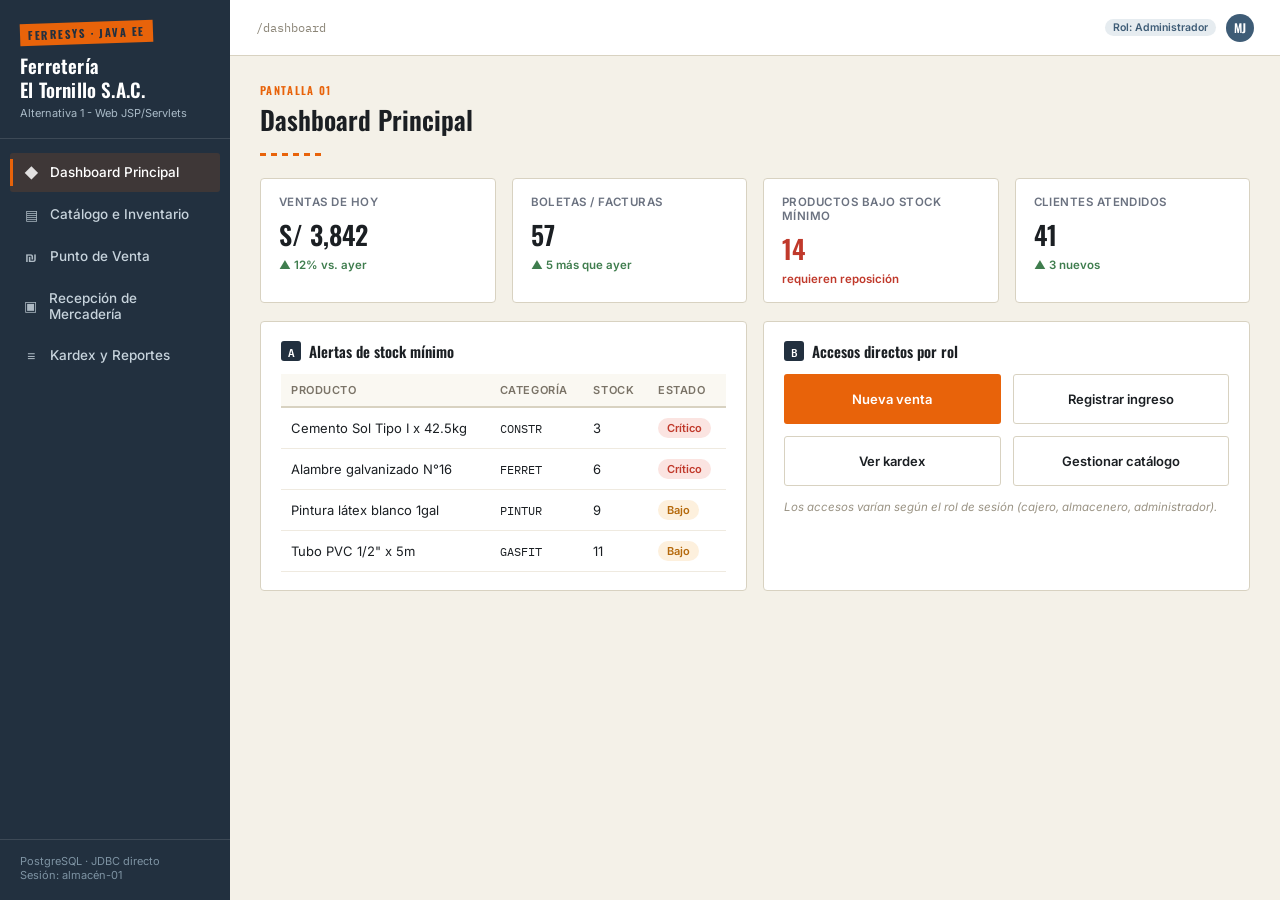
<file: index.html>
<!DOCTYPE html>
<html lang="es">
<head>
<meta charset="UTF-8">
<title>Alternativa 1 - Sistema Web JSP/Servlets | Ferretería</title>
<link rel="preconnect" href="https://fonts.googleapis.com">
<link href="https://fonts.googleapis.com/css2?family=Oswald:wght@500;600;700&family=Inter:wght@400;500;600;700&family=IBM+Plex+Mono:wght@500;600&display=swap" rel="stylesheet">
<link rel="stylesheet" href="styles.css">
</head>
<body>
<!-- .app es el contenedor padre general: organiza sidebar y main mediante Flexbox. -->
<div class="app">
  <!-- Sidebar: hijo de .app y contenedor Flexbox vertical para marca, navegación y pie. -->
  <aside class="sidebar">
    <!-- .brand es hijo de sidebar y agrupa la identidad visual de la aplicación. -->
    <div class="brand">
      <span class="stamp">FERRESYS · JAVA EE</span>
      <h1>Ferretería<br>El Tornillo S.A.C.</h1>
      <p>Alternativa 1 - Web JSP/Servlets</p>
    </div>
    <!-- nav es hijo de sidebar; sus enlaces conectan index.html con las páginas de Pages/. -->
    <nav>
      <a class="nav-item active" href="index.html"><span class="ic">◆</span> Dashboard Principal</a>
      <a class="nav-item" href="Pages/catalogo.html"><span class="ic">▤</span> Catálogo e Inventario</a>
      <a class="nav-item" href="Pages/ventas.html"><span class="ic">₪</span> Punto de Venta</a>
      <a class="nav-item" href="Pages/recepcion.html"><span class="ic">▣</span> Recepción de Mercadería</a>
      <a class="nav-item" href="Pages/kardex.html"><span class="ic">≡</span> Kardex y Reportes</a>
    </nav>
    <div class="nav-foot">PostgreSQL · JDBC directo<br>Sesión: almacén-01</div>
  </aside>

  <!-- Franja decorativa fija; es un hijo independiente de .app. -->
  <div class="hazard" style="position:fixed;"></div>

  <!-- .main es hijo de .app y usa Flexbox vertical para separar topbar y content. -->
  <main class="main">
    <!-- topbar es hijo de main y usa Flexbox horizontal para separar ruta y usuario. -->
    <div class="topbar">
      <span class="path" id="crumb">/dashboard</span>
      <!-- .user es hijo de topbar y usa Flexbox para alinear rol y avatar. -->
      <div class="user">
        <span class="role-pill">Rol: Administrador</span>
        <div class="avatar">MJ</div>
      </div>
    </div>

    <!-- content es hijo de main y contiene el contenido exclusivo del Dashboard. -->
    <div class="content">
      <!-- VIEW 1: DASHBOARD. Es hija de content y muestra indicadores y accesos. -->
      <section class="view active" id="view-1">
        <div class="page-head">
          <div class="eyebrow">Pantalla 01</div>
          <h2>Dashboard Principal</h2>
        </div>
        <div class="divider"></div>

        <!-- grid g4 usa CSS Grid, no Flexbox: sus cuatro KPI son hijos del contenedor. -->
        <div class="grid g4" style="margin-bottom:18px;">
          <div class="card kpi"><div class="lbl">Ventas de hoy</div><div class="val">S/ 3,842</div><div class="delta up">▲ 12% vs. ayer</div></div>
          <div class="card kpi"><div class="lbl">Boletas / facturas</div><div class="val">57</div><div class="delta up">▲ 5 más que ayer</div></div>
          <div class="card kpi"><div class="lbl">Productos bajo stock mínimo</div><div class="val" style="color:var(--red)">14</div><div class="delta down">requieren reposición</div></div>
          <div class="card kpi"><div class="lbl">Clientes atendidos</div><div class="val">41</div><div class="delta up">▲ 3 nuevos</div></div>
        </div>

        <!-- grid g2 usa CSS Grid para colocar dos tarjetas hermanas. -->
        <div class="grid g2">
          <div class="card">
            <div class="section-title"><span class="n">A</span> Alertas de stock mínimo</div>
            <table>
              <tr><th>Producto</th><th>Categoría</th><th>Stock</th><th>Estado</th></tr>
              <tr><td>Cemento Sol Tipo I x 42.5kg</td><td class="mono">CONSTR</td><td>3</td><td><span class="badge b-low">Crítico</span></td></tr>
              <tr><td>Alambre galvanizado N°16</td><td class="mono">FERRET</td><td>6</td><td><span class="badge b-low">Crítico</span></td></tr>
              <tr><td>Pintura látex blanco 1gal</td><td class="mono">PINTUR</td><td>9</td><td><span class="badge b-mid">Bajo</span></td></tr>
              <tr><td>Tubo PVC 1/2&quot; x 5m</td><td class="mono">GASFIT</td><td>11</td><td><span class="badge b-mid">Bajo</span></td></tr>
            </table>
          </div>
          <div class="card">
            <div class="section-title"><span class="n">B</span> Accesos directos por rol</div>
            <!-- Este grid también es CSS Grid; sus botones son hijos del contenedor. -->
            <div class="grid g2" style="gap:12px;">
              <button class="btn btn-primary" style="padding:16px;">Nueva venta</button>
              <button class="btn btn-ghost" style="padding:16px;">Registrar ingreso</button>
              <button class="btn btn-ghost" style="padding:16px;">Ver kardex</button>
              <button class="btn btn-ghost" style="padding:16px;">Gestionar catálogo</button>
            </div>
            <p class="stub-note">Los accesos varían según el rol de sesión (cajero, almacenero, administrador).</p>
          </div>
        </div>
      </section>

    </div>
  </main>
</div>
</body>
</html>
</file>
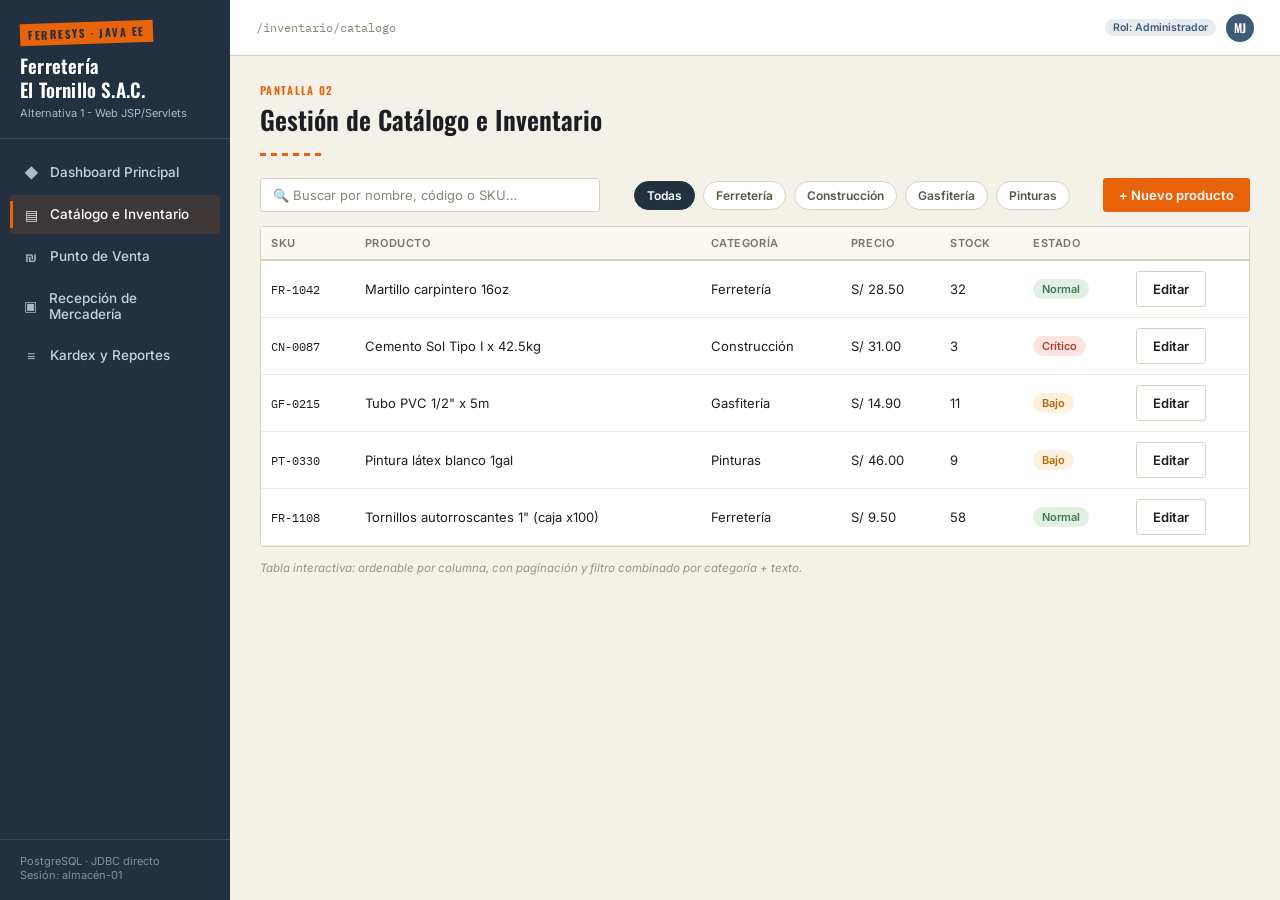
<file: Pages/catalogo.html>
<!DOCTYPE html>
<html lang="es">
<head>
<meta charset="UTF-8">
<title>Catálogo e Inventario | Ferretería El Tornillo</title>
<link rel="preconnect" href="https://fonts.googleapis.com">
<link href="https://fonts.googleapis.com/css2?family=Oswald:wght@500;600;700&family=Inter:wght@400;500;600;700&family=IBM+Plex+Mono:wght@500;600&display=swap" rel="stylesheet">
<link rel="stylesheet" href="../styles.css">
</head>
<body>
<!-- .app es el padre general y usa Flexbox para sidebar y main. -->
<div class="app">
  <!-- Sidebar hijo de .app; sus elementos se organizan verticalmente con Flexbox. -->
  <aside class="sidebar">
    <div class="brand"><span class="stamp">FERRESYS · JAVA EE</span><h1>Ferretería<br>El Tornillo S.A.C.</h1><p>Alternativa 1 - Web JSP/Servlets</p></div>
    <!-- Los enlaces son hijos de nav y conectan las páginas dentro de Pages/. -->
    <nav>
      <a class="nav-item" href="../index.html"><span class="ic">◆</span> Dashboard Principal</a>
      <a class="nav-item active" href="catalogo.html"><span class="ic">▤</span> Catálogo e Inventario</a>
      <a class="nav-item" href="ventas.html"><span class="ic">₪</span> Punto de Venta</a>
      <a class="nav-item" href="recepcion.html"><span class="ic">▣</span> Recepción de Mercadería</a>
      <a class="nav-item" href="kardex.html"><span class="ic">≡</span> Kardex y Reportes</a>
    </nav>
    <div class="nav-foot">PostgreSQL · JDBC directo<br>Sesión: almacén-01</div>
  </aside>
  <div class="hazard" style="position:fixed;"></div>
  <!-- main es hijo de .app y usa Flexbox vertical para topbar y content. -->
  <main class="main">
    <div class="topbar"><span class="path">/inventario/catalogo</span><div class="user"><span class="role-pill">Rol: Administrador</span><div class="avatar">MJ</div></div></div>
    <div class="content">
      <!-- Página de catálogo: toolbar Flexbox, tabla hija de su tarjeta. -->
      <section class="view active">
        <div class="page-head"><div class="eyebrow">Pantalla 02</div><h2>Gestión de Catálogo e Inventario</h2></div>
        <div class="divider"></div>
        <!-- toolbar usa Flexbox; buscador, filtros y botón son sus hijos. -->
        <div class="toolbar">
          <div class="search">🔍 Buscar por nombre, código o SKU…</div>
          <div style="display:flex;gap:8px;"><span class="chip on">Todas</span><span class="chip">Ferretería</span><span class="chip">Construcción</span><span class="chip">Gasfitería</span><span class="chip">Pinturas</span></div>
          <button class="btn btn-primary">+ Nuevo producto</button>
        </div>
        <div class="card" style="padding:0;"><table>
          <tr><th>SKU</th><th>Producto</th><th>Categoría</th><th>Precio</th><th>Stock</th><th>Estado</th><th></th></tr>
          <tr><td class="mono">FR-1042</td><td>Martillo carpintero 16oz</td><td>Ferretería</td><td>S/ 28.50</td><td>32</td><td><span class="badge b-ok">Normal</span></td><td><button class="btn btn-ghost">Editar</button></td></tr>
          <tr><td class="mono">CN-0087</td><td>Cemento Sol Tipo I x 42.5kg</td><td>Construcción</td><td>S/ 31.00</td><td>3</td><td><span class="badge b-low">Crítico</span></td><td><button class="btn btn-ghost">Editar</button></td></tr>
          <tr><td class="mono">GF-0215</td><td>Tubo PVC 1/2&quot; x 5m</td><td>Gasfitería</td><td>S/ 14.90</td><td>11</td><td><span class="badge b-mid">Bajo</span></td><td><button class="btn btn-ghost">Editar</button></td></tr>
          <tr><td class="mono">PT-0330</td><td>Pintura látex blanco 1gal</td><td>Pinturas</td><td>S/ 46.00</td><td>9</td><td><span class="badge b-mid">Bajo</span></td><td><button class="btn btn-ghost">Editar</button></td></tr>
          <tr><td class="mono">FR-1108</td><td>Tornillos autorroscantes 1&quot; (caja x100)</td><td>Ferretería</td><td>S/ 9.50</td><td>58</td><td><span class="badge b-ok">Normal</span></td><td><button class="btn btn-ghost">Editar</button></td></tr>
        </table></div>
        <p class="stub-note">Tabla interactiva: ordenable por columna, con paginación y filtro combinado por categoría + texto.</p>
      </section>
    </div>
  </main>
</div>
</body>
</html>
</file>
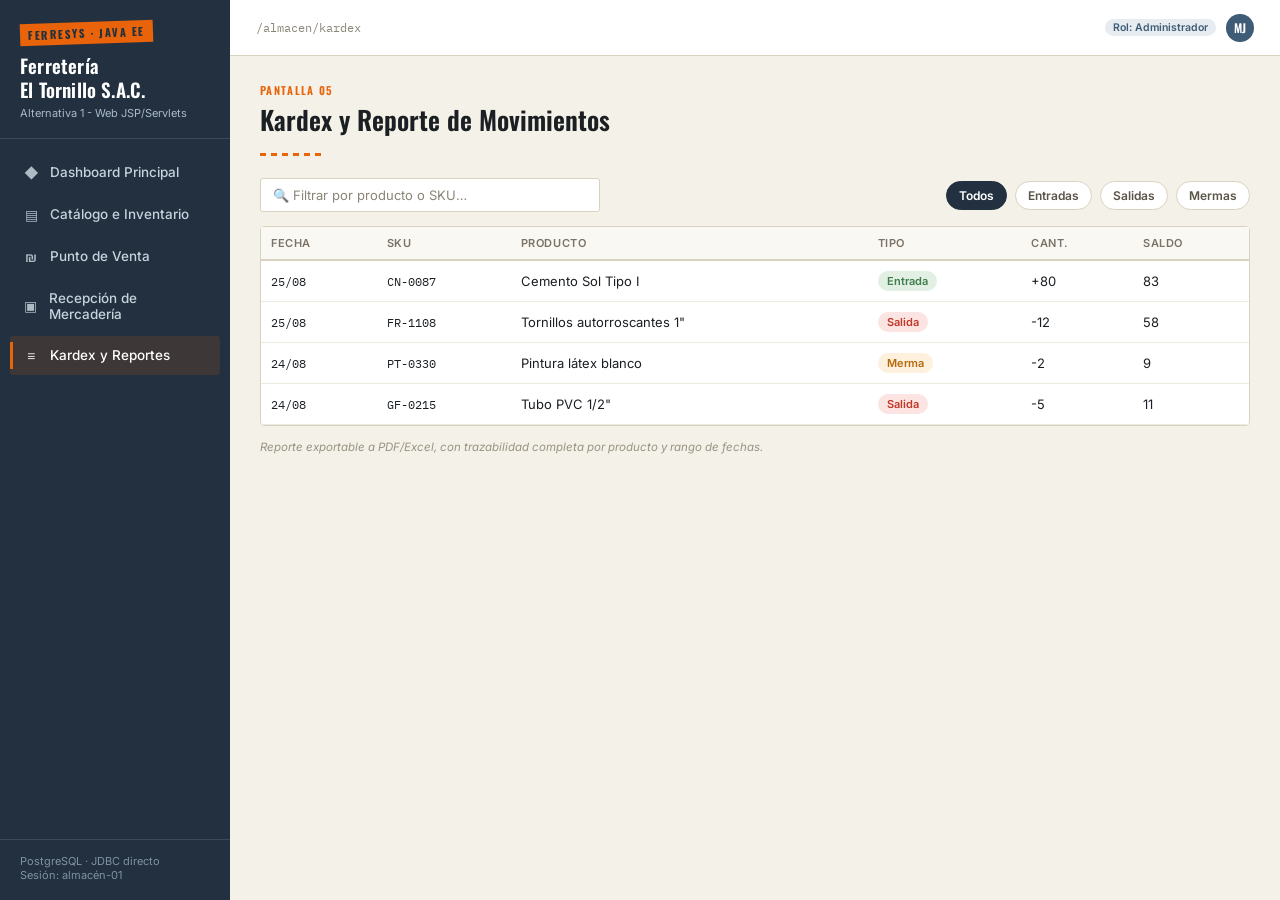
<file: Pages/kardex.html>
<!DOCTYPE html>
<html lang="es">
<head>
<meta charset="UTF-8">
<title>Kardex y Reportes | Ferretería El Tornillo</title>
<link rel="preconnect" href="https://fonts.googleapis.com">
<link href="https://fonts.googleapis.com/css2?family=Oswald:wght@500;600;700&family=Inter:wght@400;500;600;700&family=IBM+Plex+Mono:wght@500;600&display=swap" rel="stylesheet">
<link rel="stylesheet" href="../styles.css">
</head>
<body>
<!-- .app es el padre general y usa Flexbox para sidebar y main. -->
<div class="app">
  <!-- Sidebar hijo de .app; organiza marca, navegación y pie con Flexbox vertical. -->
  <aside class="sidebar">
    <div class="brand"><span class="stamp">FERRESYS · JAVA EE</span><h1>Ferretería<br>El Tornillo S.A.C.</h1><p>Alternativa 1 - Web JSP/Servlets</p></div>
    <!-- Los enlaces son hijos de nav y conectan las páginas dentro de Pages/. -->
    <nav>
      <a class="nav-item" href="../index.html"><span class="ic">◆</span> Dashboard Principal</a>
      <a class="nav-item" href="catalogo.html"><span class="ic">▤</span> Catálogo e Inventario</a>
      <a class="nav-item" href="ventas.html"><span class="ic">₪</span> Punto de Venta</a>
      <a class="nav-item" href="recepcion.html"><span class="ic">▣</span> Recepción de Mercadería</a>
      <a class="nav-item active" href="kardex.html"><span class="ic">≡</span> Kardex y Reportes</a>
    </nav>
    <div class="nav-foot">PostgreSQL · JDBC directo<br>Sesión: almacén-01</div>
  </aside>
  <div class="hazard" style="position:fixed;"></div>
  <!-- main es hijo de .app y usa Flexbox vertical para topbar y content. -->
  <main class="main">
    <div class="topbar"><span class="path">/almacen/kardex</span><div class="user"><span class="role-pill">Rol: Administrador</span><div class="avatar">MJ</div></div></div>
    <div class="content">
      <!-- Kardex: toolbar Flexbox y tabla hija de la tarjeta de resultados. -->
      <section class="view active">
        <div class="page-head"><div class="eyebrow">Pantalla 05</div><h2>Kardex y Reporte de Movimientos</h2></div>
        <div class="divider"></div>
        <div class="toolbar">
          <div class="search">🔍 Filtrar por producto o SKU…</div>
          <!-- Este grupo hijo usa Flexbox para mostrar los filtros en línea. -->
          <div style="display:flex;gap:8px;"><span class="chip on">Todos</span><span class="chip">Entradas</span><span class="chip">Salidas</span><span class="chip">Mermas</span></div>
        </div>
        <div class="card" style="padding:0;"><table>
          <tr><th>Fecha</th><th>SKU</th><th>Producto</th><th>Tipo</th><th>Cant.</th><th>Saldo</th></tr>
          <tr><td class="mono">25/08</td><td class="mono">CN-0087</td><td>Cemento Sol Tipo I</td><td><span class="badge b-ok">Entrada</span></td><td>+80</td><td>83</td></tr>
          <tr><td class="mono">25/08</td><td class="mono">FR-1108</td><td>Tornillos autorroscantes 1&quot;</td><td><span class="badge b-low">Salida</span></td><td>-12</td><td>58</td></tr>
          <tr><td class="mono">24/08</td><td class="mono">PT-0330</td><td>Pintura látex blanco</td><td><span class="badge b-mid">Merma</span></td><td>-2</td><td>9</td></tr>
          <tr><td class="mono">24/08</td><td class="mono">GF-0215</td><td>Tubo PVC 1/2&quot;</td><td><span class="badge b-low">Salida</span></td><td>-5</td><td>11</td></tr>
        </table></div>
        <p class="stub-note">Reporte exportable a PDF/Excel, con trazabilidad completa por producto y rango de fechas.</p>
      </section>
    </div>
  </main>
</div>
</body>
</html>
</file>
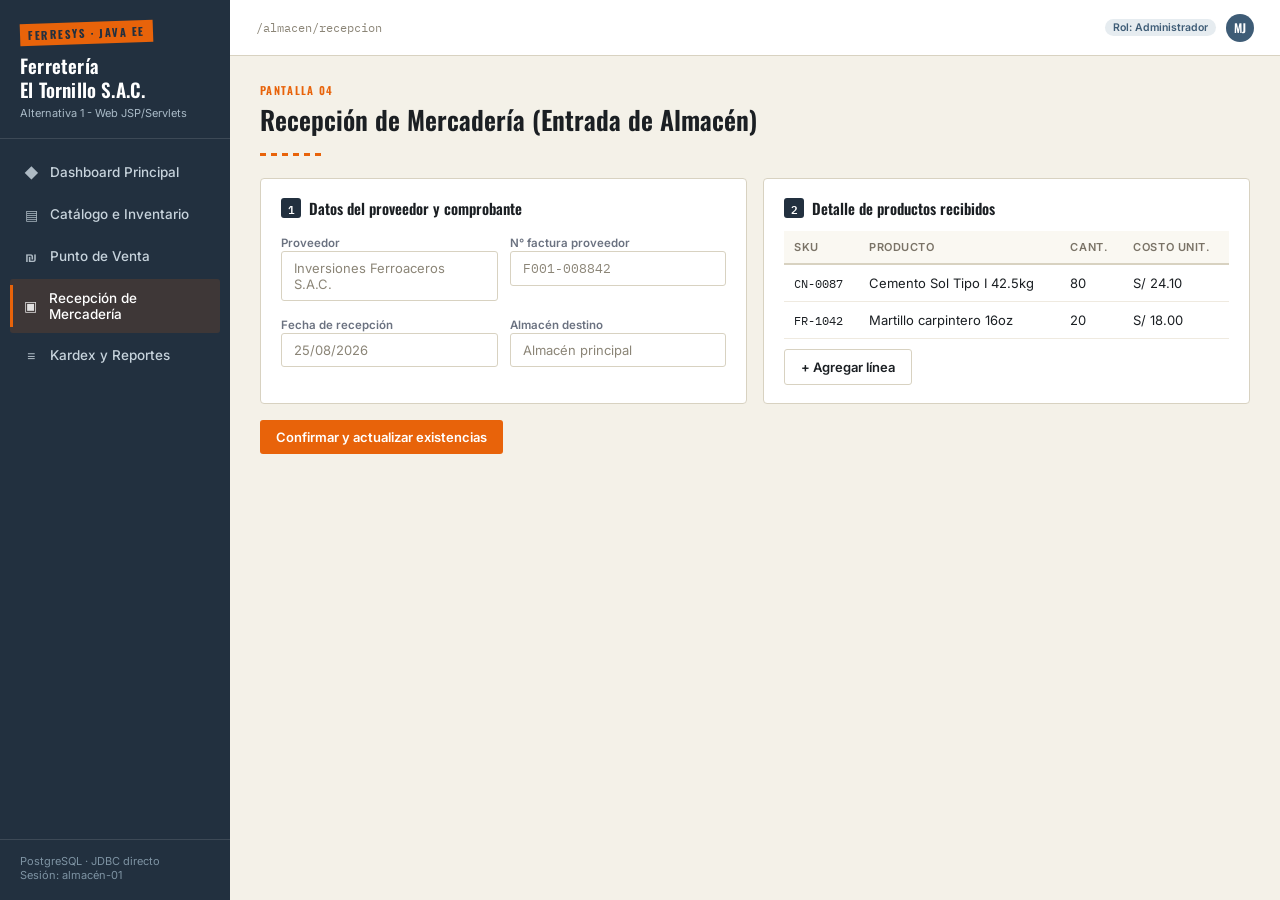
<file: Pages/recepcion.html>
<!DOCTYPE html>
<html lang="es">
<head>
<meta charset="UTF-8">
<title>Recepción de Mercadería | Ferretería El Tornillo</title>
<link rel="preconnect" href="https://fonts.googleapis.com">
<link href="https://fonts.googleapis.com/css2?family=Oswald:wght@500;600;700&family=Inter:wght@400;500;600;700&family=IBM+Plex+Mono:wght@500;600&display=swap" rel="stylesheet">
<link rel="stylesheet" href="../styles.css">
</head>
<body>
<!-- .app es el padre general y usa Flexbox para sidebar y main. -->
<div class="app">
  <!-- Sidebar hijo de .app; sus elementos se organizan verticalmente con Flexbox. -->
  <aside class="sidebar">
    <div class="brand"><span class="stamp">FERRESYS · JAVA EE</span><h1>Ferretería<br>El Tornillo S.A.C.</h1><p>Alternativa 1 - Web JSP/Servlets</p></div>
    <!-- Los enlaces son hijos de nav y conectan los módulos dentro de Pages/. -->
    <nav>
      <a class="nav-item" href="../index.html"><span class="ic">◆</span> Dashboard Principal</a>
      <a class="nav-item" href="catalogo.html"><span class="ic">▤</span> Catálogo e Inventario</a>
      <a class="nav-item" href="ventas.html"><span class="ic">₪</span> Punto de Venta</a>
      <a class="nav-item active" href="recepcion.html"><span class="ic">▣</span> Recepción de Mercadería</a>
      <a class="nav-item" href="kardex.html"><span class="ic">≡</span> Kardex y Reportes</a>
    </nav>
    <div class="nav-foot">PostgreSQL · JDBC directo<br>Sesión: almacén-01</div>
  </aside>
  <div class="hazard" style="position:fixed;"></div>
  <!-- main es hijo de .app y usa Flexbox vertical para topbar y content. -->
  <main class="main">
    <div class="topbar"><span class="path">/almacen/recepcion</span><div class="user"><span class="role-pill">Rol: Administrador</span><div class="avatar">MJ</div></div></div>
    <div class="content">
      <!-- Recepción: este grid usa CSS Grid para sus dos tarjetas hijas. -->
      <section class="view active">
        <div class="page-head"><div class="eyebrow">Pantalla 04</div><h2>Recepción de Mercadería (Entrada de Almacén)</h2></div>
        <div class="divider"></div>
        <div class="grid g2">
          <div class="card">
            <div class="section-title"><span class="n">1</span> Datos del proveedor y comprobante</div>
            <!-- grid interno usa CSS Grid; cada div de datos es un hijo. -->
            <div class="grid g2" style="gap:12px;">
              <div><label style="font-size:11.5px;font-weight:600;color:#6B7280;">Proveedor</label><div class="search" style="max-width:none;">Inversiones Ferroaceros S.A.C.</div></div>
              <div><label style="font-size:11.5px;font-weight:600;color:#6B7280;">N° factura proveedor</label><div class="search mono" style="max-width:none;">F001-008842</div></div>
              <div><label style="font-size:11.5px;font-weight:600;color:#6B7280;">Fecha de recepción</label><div class="search" style="max-width:none;">25/08/2026</div></div>
              <div><label style="font-size:11.5px;font-weight:600;color:#6B7280;">Almacén destino</label><div class="search" style="max-width:none;">Almacén principal</div></div>
            </div>
          </div>
          <div class="card">
            <div class="section-title"><span class="n">2</span> Detalle de productos recibidos</div>
            <table><tr><th>SKU</th><th>Producto</th><th>Cant.</th><th>Costo unit.</th></tr>
              <tr><td class="mono">CN-0087</td><td>Cemento Sol Tipo I 42.5kg</td><td>80</td><td>S/ 24.10</td></tr>
              <tr><td class="mono">FR-1042</td><td>Martillo carpintero 16oz</td><td>20</td><td>S/ 18.00</td></tr>
            </table>
            <button class="btn btn-ghost" style="margin-top:10px;">+ Agregar línea</button>
          </div>
        </div>
        <button class="btn btn-primary" style="margin-top:16px;">Confirmar y actualizar existencias</button>
      </section>
    </div>
  </main>
</div>
</body>
</html>
</file>
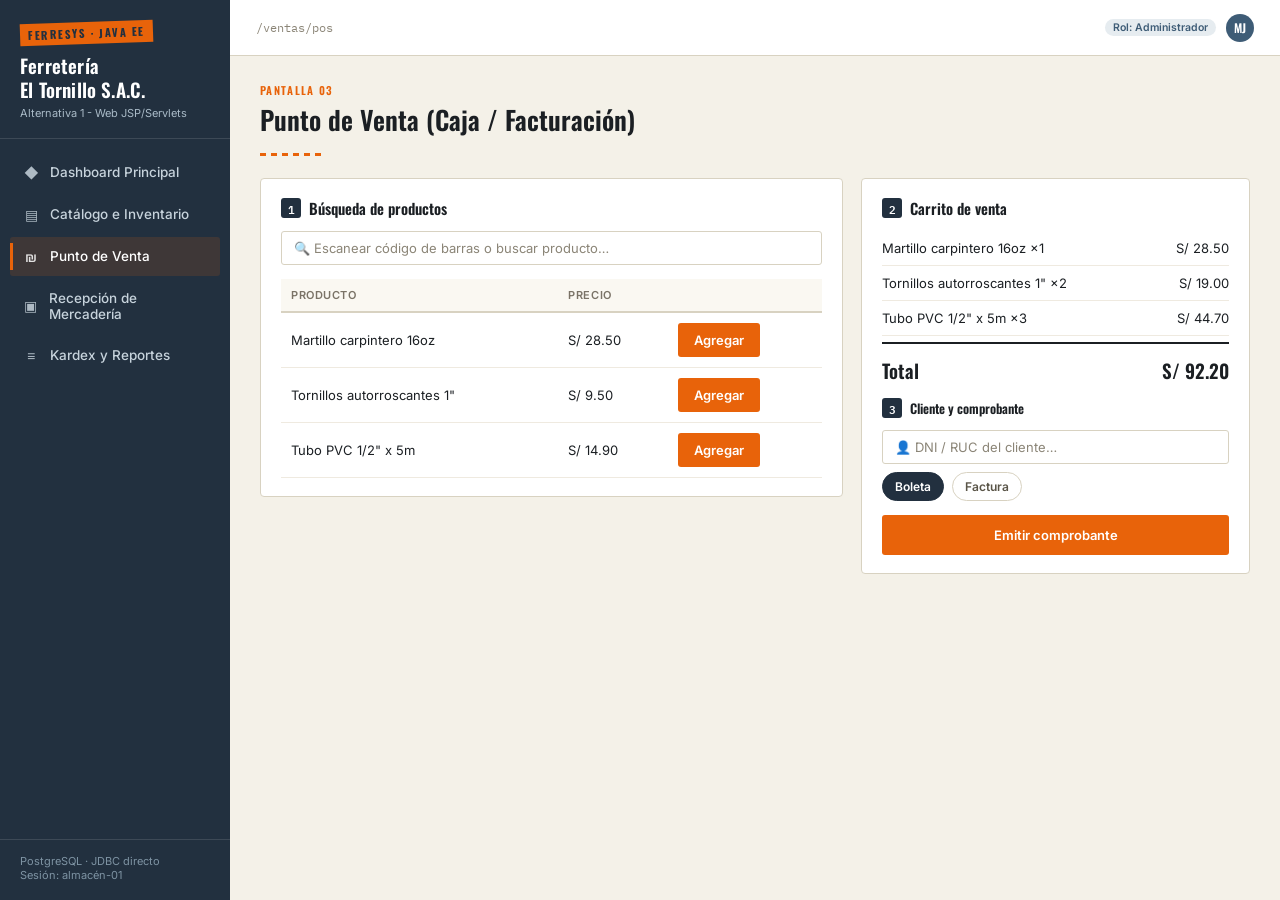
<file: Pages/ventas.html>
<!DOCTYPE html>
<html lang="es">
<head>
<meta charset="UTF-8">
<title>Punto de Venta | Ferretería El Tornillo</title>
<link rel="preconnect" href="https://fonts.googleapis.com">
<link href="https://fonts.googleapis.com/css2?family=Oswald:wght@500;600;700&family=Inter:wght@400;500;600;700&family=IBM+Plex+Mono:wght@500;600&display=swap" rel="stylesheet">
<link rel="stylesheet" href="../styles.css">
</head>
<body>
<!-- .app es el padre general y usa Flexbox para sidebar y main. -->
<div class="app">
  <!-- Sidebar hijo de .app; organiza sus hijos verticalmente con Flexbox. -->
  <aside class="sidebar">
    <div class="brand"><span class="stamp">FERRESYS · JAVA EE</span><h1>Ferretería<br>El Tornillo S.A.C.</h1><p>Alternativa 1 - Web JSP/Servlets</p></div>
    <!-- nav contiene enlaces hijos hacia cada módulo dentro de Pages/. -->
    <nav>
      <a class="nav-item" href="../index.html"><span class="ic">◆</span> Dashboard Principal</a>
      <a class="nav-item" href="catalogo.html"><span class="ic">▤</span> Catálogo e Inventario</a>
      <a class="nav-item active" href="ventas.html"><span class="ic">₪</span> Punto de Venta</a>
      <a class="nav-item" href="recepcion.html"><span class="ic">▣</span> Recepción de Mercadería</a>
      <a class="nav-item" href="kardex.html"><span class="ic">≡</span> Kardex y Reportes</a>
    </nav>
    <div class="nav-foot">PostgreSQL · JDBC directo<br>Sesión: almacén-01</div>
  </aside>
  <div class="hazard" style="position:fixed;"></div>
  <!-- main es hijo de .app y usa Flexbox vertical. -->
  <main class="main">
    <div class="topbar"><span class="path">/ventas/pos</span><div class="user"><span class="role-pill">Rol: Administrador</span><div class="avatar">MJ</div></div></div>
    <div class="content">
      <!-- Punto de venta: pos-layout usa CSS Grid para sus dos tarjetas hijas. -->
      <section class="view active">
        <div class="page-head"><div class="eyebrow">Pantalla 03</div><h2>Punto de Venta (Caja / Facturación)</h2></div>
        <div class="divider"></div>
        <div class="pos-layout">
          <div class="card">
            <div class="section-title"><span class="n">1</span> Búsqueda de productos</div>
            <div class="search" style="max-width:none;margin-bottom:14px;">🔍 Escanear código de barras o buscar producto…</div>
            <table><tr><th>Producto</th><th>Precio</th><th></th></tr>
              <tr><td>Martillo carpintero 16oz</td><td>S/ 28.50</td><td><button class="btn btn-primary">Agregar</button></td></tr>
              <tr><td>Tornillos autorroscantes 1&quot;</td><td>S/ 9.50</td><td><button class="btn btn-primary">Agregar</button></td></tr>
              <tr><td>Tubo PVC 1/2&quot; x 5m</td><td>S/ 14.90</td><td><button class="btn btn-primary">Agregar</button></td></tr>
            </table>
          </div>
          <div class="card">
            <div class="section-title"><span class="n">2</span> Carrito de venta</div>
            <div class="cart-row"><span>Martillo carpintero 16oz ×1</span><span>S/ 28.50</span></div>
            <div class="cart-row"><span>Tornillos autorroscantes 1&quot; ×2</span><span>S/ 19.00</span></div>
            <div class="cart-row"><span>Tubo PVC 1/2&quot; x 5m ×3</span><span>S/ 44.70</span></div>
            <div class="cart-total"><span>Total</span><span>S/ 92.20</span></div>
            <div style="margin-top:14px;">
              <div class="section-title" style="font-size:13px;"><span class="n">3</span> Cliente y comprobante</div>
              <div class="search" style="max-width:none;margin-bottom:8px;">👤 DNI / RUC del cliente…</div>
              <!-- Los chips son hijos de este contenedor Flexbox. -->
              <div style="display:flex;gap:8px;"><span class="chip on">Boleta</span><span class="chip">Factura</span></div>
              <button class="btn btn-primary" style="width:100%;margin-top:14px;padding:12px;">Emitir comprobante</button>
            </div>
          </div>
        </div>
      </section>
    </div>
  </main>
</div>
</body>
</html>
</file>
<file: styles.css>
/* Variables globales de colores reutilizadas en todo el proyecto. */
:root {
  --ink:#1B1F23;
  --steel:#3E5C76;
  --steel-deep:#22303F;
  --orange:#E8630A;
  --orange-deep:#C4530A;
  --sand:#F4F1E8;
  --sand-deep:#EAE3D2;
  --line:#D8D2C1;
  --green:#3F7D4E;
  --red:#C0392B;
  --white:#FFFFFF;
}
/* Incluye padding y border dentro del ancho y alto de cada elemento. */
* {
  box-sizing: border-box;
}

/* Estilos base de la página. */
body {
  margin: 0;
  font-family: 'Inter', sans-serif;
  background: var(--sand-deep);
  color: var(--ink);
  overflow-x: hidden;
}
/* Contenedor principal: Flexbox coloca la barra lateral junto al contenido. */
.app {
  display: flex;
  width: min(1280px, 100%);
  margin: 0 auto;
  min-height: 100vh;
  background: var(--sand);
  box-shadow: 0 0 0 1px var(--line);
}
/* Barra lateral: Flexbox vertical apila marca, navegación y pie. */
.sidebar {
  width: 230px;
  flex-shrink: 0;
  background: var(--steel-deep);
  color: var(--white);
  display: flex;
  flex-direction: column;
}
/* Cabecera de la barra lateral con el nombre de la ferretería. */
.brand {
  padding: 22px 20px 18px;
  border-bottom: 1px solid rgba(255, 255, 255, .12);
}
/* Etiqueta decorativa de la marca. */
.brand .stamp {
  display: inline-block;
  font-family: 'Oswald', sans-serif;
  font-weight: 700;
  font-size: 11px;
  letter-spacing: .14em;
  color: var(--steel-deep);
  background: var(--orange);
  padding: 3px 8px;
  transform: rotate(-2deg);
  margin-bottom: 10px;
}
/* Nombre principal de la aplicación. */
.brand h1 {
  font-family: 'Oswald', sans-serif;
  font-size: 19px;
  font-weight: 600;
  margin: 0;
  letter-spacing: .01em;
  line-height: 1.25;
}
/* Texto secundario debajo del nombre. */
.brand p {
  margin: 4px 0 0;
  font-size: 11px;
  color: #A9BAC7;
}
/* La navegación ocupa el espacio disponible dentro de la sidebar. */
nav {
  padding: 14px 10px;
  flex: 1;
}

/* Enlaces del menú: Flexbox alinea icono y texto horizontalmente. */
.nav-item {
  display: flex;
  align-items: center;
  gap: 10px;
  width: 100%;
  text-align: left;
  background: none;
  border: none;
  color: #C7D3DC;
  text-decoration: none;
  font-family: 'Inter', sans-serif;
  font-size: 13.5px;
  font-weight: 500;
  padding: 11px 12px;
  border-radius: 3px;
  cursor: pointer;
  margin-bottom: 3px;
  position: relative;
}
/* Iconos del menú con un ancho fijo para alinear todos los textos. */
.nav-item .ic {
  width: 18px;
  text-align: center;
  font-size: 14px;
  opacity: .85;
}
/* Estados visuales de los enlaces del menú. */
.nav-item:hover {
  background: rgba(255, 255, 255, .06);
  color: var(--white);
}

.nav-item.active {
  background: rgba(232, 99, 10, .14);
  color: var(--white);
}
/* Línea naranja que identifica la página activa. */
.nav-item.active::before {
  content: "";
  position: absolute;
  left: 0;
  top: 6px;
  bottom: 6px;
  width: 3px;
  background: var(--orange);
}
/* Información inferior de la sesión y la base de datos. */
.nav-foot {
  padding: 14px 20px 18px;
  border-top: 1px solid rgba(255, 255, 255, .12);
  font-size: 11px;
  color: #7E93A3;
}
/* Franja decorativa con patrón de advertencia. */
.hazard {
  height: 5px;
  background: repeating-linear-gradient(135deg, var(--orange) 0 10px, var(--steel-deep) 10px 20px);
}
/* Área principal: Flexbox vertical separa barra superior y contenido. */
.main {
  flex: 1;
  display: flex;
  flex-direction: column;
  min-width: 0;
}

/* Barra superior: Flexbox separa la ruta del usuario. */
.topbar{
  height:56px;
  background:var(--white);
  border-bottom:1px solid var(--line);
  display:flex;
  align-items:center;
  justify-content:space-between;
  padding:0 26px;
  flex-shrink:0;
}
/* Ruta actual mostrada en la parte izquierda. */
.topbar .path {
  font-family: 'IBM Plex Mono', monospace;
  font-size: 12px;
  color: #8B8577;
}
/* Datos del usuario alineados en una fila. */
.topbar .user {
  display: flex;
  align-items: center;
  gap: 10px;
  font-size: 13px;
  font-weight: 500;
}
/* Avatar circular del usuario. */
.avatar {
  width: 28px;
  height: 28px;
  border-radius: 50%;
  background: var(--steel);
  color: #fff;
  display: flex;
  align-items: center;
  justify-content: center;
  font-family: 'Oswald', sans-serif;
  font-size: 12px;
  font-weight: 600;
}
/* Etiqueta que muestra el rol de la sesión. */
.role-pill {
  font-size: 10.5px;
  font-weight: 600;
  color: var(--steel);
  background: #E6ECF0;
  padding: 2px 8px;
  border-radius: 20px;
}
/* Área donde se muestra el contenido de cada módulo. */
.content {
  padding: 26px 30px 40px;
  overflow-y: auto;
  flex: 1;
  min-width: 0;
}
/* Encabezado reutilizable de cada página. */
.page-head {
  margin-bottom: 6px;
}

.eyebrow {
  font-family: 'Oswald', sans-serif;
  font-size: 11px;
  font-weight: 600;
  letter-spacing: .12em;
  color: var(--orange);
  text-transform: uppercase;
}

.page-head h2 {
  font-family: 'Oswald', sans-serif;
  font-size: 26px;
  font-weight: 600;
  margin: 2px 0 14px;
  color: var(--ink);
}

.divider {
  height: 3px;
  width: 64px;
  background: repeating-linear-gradient(90deg, var(--orange) 0 6px, transparent 6px 11px);
  margin-bottom: 22px;
}
/* Compatibilidad con la estructura anterior basada en vistas. */
.view {
  display: none;
}

.view.active {
  display: block;
}
/* Tarjeta blanca para agrupar información relacionada. */
.card {
  background: var(--white);
  border: 1px solid var(--line);
  border-radius: 4px;
  padding: 18px 20px;
}
/* Rejillas generales: usan CSS Grid para organizar elementos en columnas. */
.grid {
  display: grid;
  gap: 16px;
}

.g4 {
  grid-template-columns: repeat(4, 1fr);
}

.g3 {
  grid-template-columns: repeat(3, 1fr);
}

.g2 {
  grid-template-columns: 1fr 1fr;
}
/* Tarjetas de indicadores del Dashboard. */
.kpi {
  padding: 16px 18px;
}

.kpi .lbl {
  font-size: 11.5px;
  color: #6B7280;
  font-weight: 600;
  text-transform: uppercase;
  letter-spacing: .04em;
}

.kpi .val {
  font-family: 'Oswald', sans-serif;
  font-size: 26px;
  font-weight: 600;
  margin-top: 6px;
}

.kpi .delta {
  font-size: 11.5px;
  margin-top: 4px;
  font-weight: 600;
}
/* Colores para variaciones positivas y negativas. */
.up {
  color: var(--green);
}

.down {
  color: var(--red);
}
/* Tabla general y encabezados de columnas. */
table {
  width: 100%;
  border-collapse: collapse;
  font-size: 13px;
}

th {
  text-align: left;
  font-family: 'Inter';
  font-size: 11px;
  text-transform: uppercase;
  letter-spacing: .05em;
  color: #7A7367;
  font-weight: 600;
  border-bottom: 2px solid var(--line);
  padding: 9px 10px;
  background: #FAF8F2;
}

td {
  padding: 10px 10px;
  border-bottom: 1px solid #EFEAE0;
}

tr:hover td {
  background: #FBF9F4;
}
/* Texto monoespaciado para códigos SKU y referencias. */
.mono {
  font-family: 'IBM Plex Mono', monospace;
  font-size: 12px;
}
/* Estados del inventario representados como etiquetas. */
.badge {
  display: inline-block;
  padding: 3px 9px;
  border-radius: 20px;
  font-size: 11px;
  font-weight: 600;
}

.b-low {
  background: #FBE4E1;
  color: var(--red);
}

.b-ok {
  background: #E1F0E3;
  color: var(--green);
}

.b-mid {
  background: #FDF0DD;
  color: #B5690C;
}
/* Estilo base compartido por todos los botones. */
.btn {
  font-family: 'Inter';
  font-size: 13px;
  font-weight: 600;
  border: none;
  border-radius: 3px;
  padding: 9px 16px;
  cursor: pointer;
}

.btn-primary {
  background: var(--orange);
  color: #fff;
}

.btn-primary:hover {
  background: var(--orange-deep);
}

.btn-ghost {
  background: #fff;
  border: 1px solid var(--line);
  color: var(--ink);
}
/* Títulos de sección: Flexbox alinea el número con el texto. */
.section-title {
  font-family: 'Oswald', sans-serif;
  font-weight: 600;
  font-size: 15px;
  margin: 0 0 12px;
  display: flex;
  align-items: center;
  gap: 8px;
}

.section-title .n {
  background: var(--steel-deep);
  color: #fff;
  font-size: 11px;
  width: 20px;
  height: 20px;
  border-radius: 3px;
  display: inline-flex;
  align-items: center;
  justify-content: center;
  font-family: 'IBM Plex Mono';
}
/* Barra de herramientas: Flexbox distribuye buscador, filtros y botones. */
.toolbar {
  display: flex;
  justify-content: space-between;
  align-items: center;
  margin-bottom: 14px;
  gap: 12px;
  flex-wrap: wrap;
}
/* Campo visual de búsqueda o selección. */
.search {
  display: flex;
  align-items: center;
  gap: 8px;
  background: #fff;
  border: 1px solid var(--line);
  border-radius: 3px;
  padding: 8px 12px;
  font-size: 13px;
  color: #8B8577;
  flex: 1;
  max-width: 340px;
}
/* Filtros tipo chip y estado seleccionado. */
.chip {
  font-size: 12px;
  font-weight: 600;
  padding: 6px 12px;
  border-radius: 20px;
  border: 1px solid var(--line);
  background: #fff;
  cursor: pointer;
  color: #5A5548;
}

.chip.on {
  background: var(--steel-deep);
  color: #fff;
  border-color: var(--steel-deep);
}

.stub-note {
  font-size: 11.5px;
  color: #9A9384;
  margin-top: 14px;
  font-style: italic;
}
/* Grid que separa búsqueda de productos y carrito. */
.pos-layout {
  display: grid;
  grid-template-columns: 1.5fr 1fr;
  gap: 18px;
  align-items: start;
}
/* Filas del carrito: Flexbox separa producto y precio. */
.cart-row {
  display: flex;
  justify-content: space-between;
  padding: 9px 0;
  border-bottom: 1px solid #EFEAE0;
  font-size: 13px;
}

.cart-total {
  display: flex;
  justify-content: space-between;
  font-family: 'Oswald';
  font-size: 19px;
  font-weight: 600;
  padding-top: 12px;
  margin-top: 6px;
  border-top: 2px solid var(--ink);
}

/* Ajustes para que el layout se adapte a ventanas pequeñas. */
@media (max-width: 900px) {
  .app {
    display: block;
    min-height: 100vh;
  }

  .sidebar {
    width: 100%;
  }

  nav {
    display: grid;
    grid-template-columns: repeat(2, minmax(0, 1fr));
    gap: 3px;
    padding: 10px;
  }

  .nav-item {
    margin-bottom: 0;
  }

  .g4 {
    grid-template-columns: repeat(2, minmax(0, 1fr));
  }

  .pos-layout {
    grid-template-columns: 1fr;
  }

  .content {
    padding: 22px 20px 30px;
  }
}

@media (max-width: 560px) {
  .topbar {
    height: auto;
    min-height: 56px;
    padding: 12px 18px;
  }

  .g4,
  .g2 {
    grid-template-columns: 1fr;
  }

  .content {
    padding: 18px 14px 24px;
  }

  table {
    display: block;
    overflow-x: auto;
    white-space: nowrap;
  }
}
</file>
